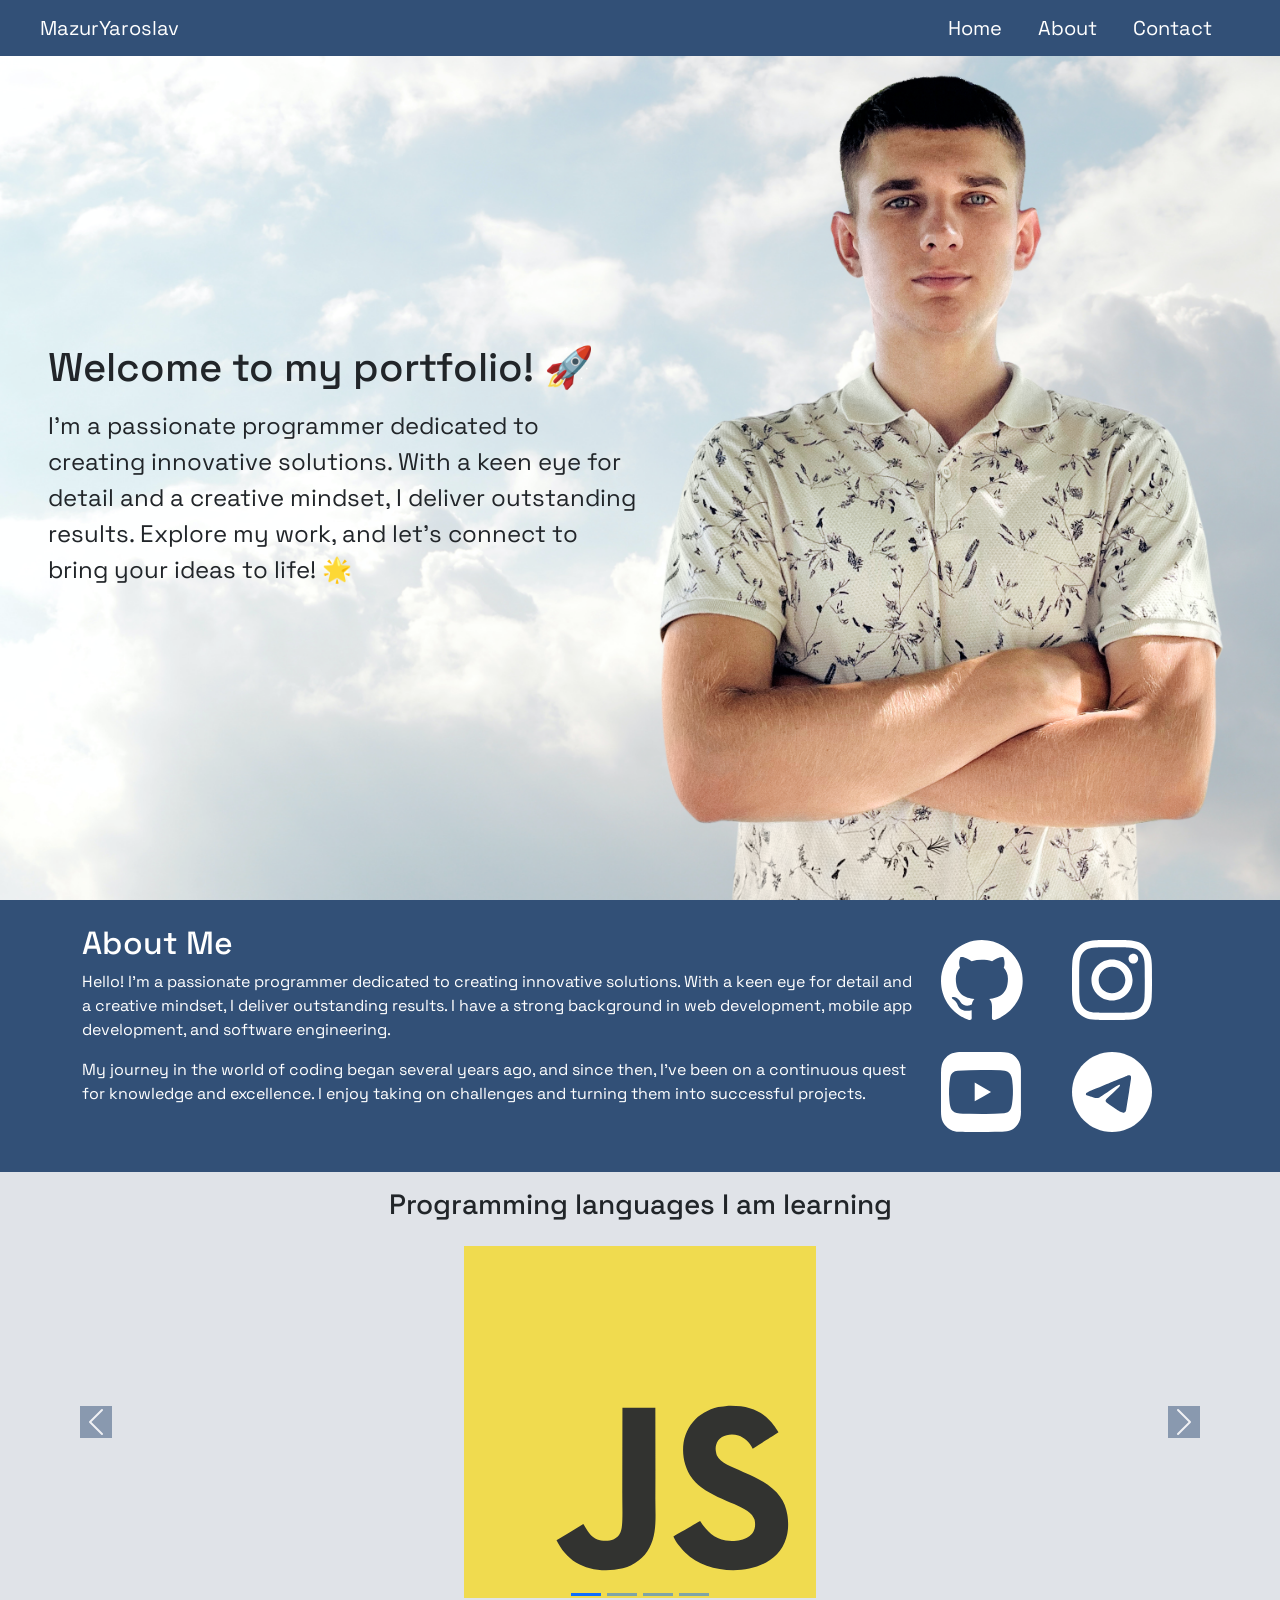
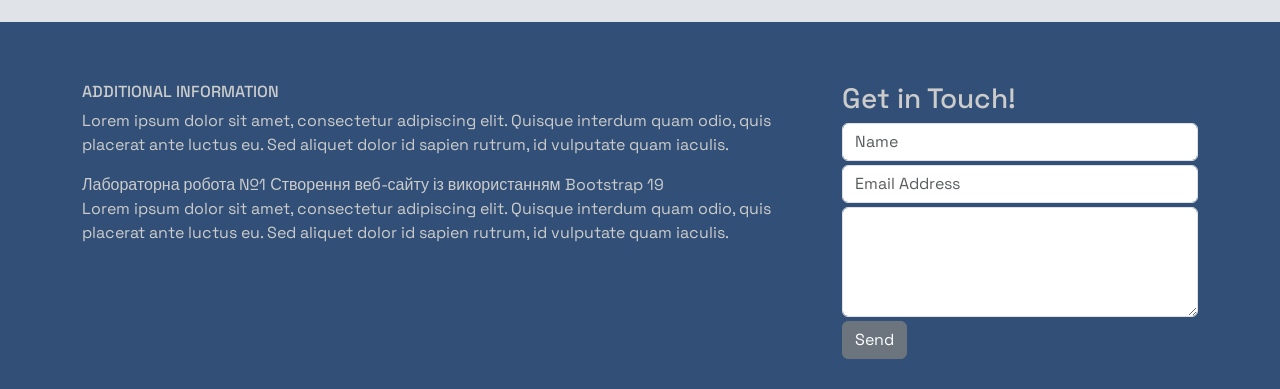
<file: lab1 portfolio/index.html>
<!DOCTYPE html>
<html lang="en">

<head>
    <title>Bootstrap Tutorial Sample Page</title>
    <meta charset="utf-8">
    <meta name="viewport" content="width=device-width, initial-scale=1">
    <link href="https://cdn.jsdelivr.net/npm/bootstrap@5.3.1/dist/css/bootstrap.min.css" rel="stylesheet">
    <link rel="stylesheet" type="text/css" href="main.css">
    <link rel="stylesheet" href="https://fonts.googleapis.com/css?family=Space+Grotesk">
</head>

<body>
    <nav class="navbar navbar-expand-md">
        <a class="navbar-brand" href="#">MazurYaroslav</a>

        <button class="navbar-toggler navbar-dark" type="button" data-toggle="collapse" data-target="#main-navigation">
            <span class="navbar-toggler-icon"></span>
        </button>
        <div class="collapse navbar-collapse" id="main-navigation">
            <ul class="navbar-nav">
                <li class="nav-item">
                    <a class="nav-link" href="#">Home</a>
                </li>
                <li class="nav-item">
                    <a class="nav-link" href="#about">About</a>
                </li>
                <li class="nav-item">
                    <a class="nav-link" href="#footer">Contact</a>
                </li>
            </ul>
        </div>
    </nav>





    <header class="page-header header">
        <div class="d-flex overlay align-items-center justify-content-around p-5 pb-0">
            <div class="text-left text">
                <h1 class="mb-3 fs-1">
                    Welcome to my portfolio! 🚀
                </h1>
                <p class="fs-4">
                    I'm a passionate programmer dedicated to creating innovative solutions. With a keen eye for detail
                    and a creative mindset, I deliver outstanding results. Explore my work, and let's connect to bring
                    your ideas to life! 🌟
                </p>
            </div>

            <div class="d-none w-50 d-lg-flex img-cont justify-content-end">
                <img src="images/photo1.png" alt="photo" class="image">
            </div>
        </div>
    </header>

    <section id="about" class="py-4">

        <div class="container">
            <div class="row text-white">
                <div class="col-md-9">
                    <h2 class="section-title">About Me</h2>
                    <p>
                        Hello! I'm a passionate programmer dedicated to creating innovative solutions. With a keen eye
                        for detail and a creative mindset, I deliver outstanding results. I have a strong background in
                        web development, mobile app development, and software engineering.
                    </p>
                    <p>
                        My journey in the world of coding began several years ago, and since then, I've been on a
                        continuous quest for knowledge and excellence. I enjoy taking on challenges and turning them
                        into successful projects.
                    </p>
                </div>
                
                <div class="col-md-3 row h-100">
                    <a href="https://github.com/YaroslavMazur" class="col-md-6 col-2 p-3">
                        <img src="images/github-mark.svg" alt="github" class="img-fluid rounded h-100">
                    </a>
                    <a href="https://github.com/YaroslavMazur" class="col-md-6 col-2 p-3">
                        <img src="images/ig.svg" alt="instagram" class="img-fluid rounded h-100">
                    </a>
                    <a href="https://www.youtube.com/" class="col-md-6 col-2 p-3">
                        <img src="images/yt.svg" alt="youtube" class="img-fluid rounded h-100">
                    </a>
                    <a href="https://github.com/YaroslavMazur" class="col-md-6 col-2 p-3">
                        <img src="images/telegram.svg" alt="telegram" class="img-fluid rounded h-100">
                    </a>
                </div>


            </div>
        </div>
    </section>

    <h3 class="pt-3 mb-0 text-center  aboutCaption">Programming languages I am learning</h3>

    <div id="demo" class="carousel slide" data-bs-ride="carousel">


        <div class="carousel-indicators">
            <button type="button" data-bs-target="#demo" data-bs-slide-to="0" class="active bg-primary"></button>
            <button type="button" data-bs-target="#demo" data-bs-slide-to="1" class="bg-primary"></button>
            <button type="button" data-bs-target="#demo" data-bs-slide-to="2" class="bg-primary"></button>
            <button type="button" data-bs-target="#demo" data-bs-slide-to="3" class="bg-primary"></button>
        </div>

        <div class="carousel-inner h-100 w-100">
            <div class="carousel-item active p-4">
                <div class="d-flex justify-content-center">
                    <img src="images/js.svg" alt="JS" class="d-block">
                </div>
            </div>
            <div class="carousel-item p-4">
                <div class="d-flex justify-content-center">
                    <img src="images/c.svg" alt="C" class="d-block">
                </div>
            </div>
            <div class="carousel-item p-4">
                <div class="d-flex justify-content-center">
                    <img src="images/cpp.svg" alt="Cpp" class="d-block ">
                </div>
            </div>
            <div class="carousel-item p-4">
                <div class="d-flex justify-content-center">
                    <img src="images/p.png" alt="Python" class="d-block">
                </div>
            </div>
        </div>  





        <button class="carousel-control-prev" type="button" data-bs-target="#demo" data-bs-slide="prev">
            <span class="carousel-control-prev-icon"></span>
        </button>
        <button class="carousel-control-next" type="button" data-bs-target="#demo" data-bs-slide="next">
            <span class="carousel-control-next-icon p-1"></span>
        </button>
    </div>



    <footer class="page-footer" id="footer">
        <div class="container">
            <div class="row">
                <div class="col-lg-8 col-md-8 col-sm-12">
                    <h6 class="text-uppercase font-weight-bold">Additional
                        Information</h6>
                    <p>Lorem ipsum dolor sit amet, consectetur adipiscing elit. Quisque
                        interdum quam odio, quis placerat ante luctus eu. Sed aliquet dolor
                        id sapien rutrum, id vulputate quam iaculis.</p>
                    Лабораторна робота №1 Створення веб-сайту із використанням Bootstrap
                    19
                    <p>Lorem ipsum dolor sit amet, consectetur adipiscing elit. Quisque
                        interdum quam odio, quis placerat ante luctus eu. Sed aliquet dolor
                        id sapien rutrum, id vulputate quam iaculis.</p>
                </div>
                <div class="col-lg-4 col-md-4 col-sm-12">
                    <h3 class="title">Get in Touch!</h3>
                    <div class="form-group">
                        <input type="text" class="form-control mb-1" placeholder="Name" name="">
                        <input type="email" class="form-control mb-1" placeholder="Email Address" name="email">
                    
                        <textarea class="form-control mb-1" rows="4"></textarea>
                        <input type="submit" class="btn btn-secondary btn-block" value="Send" name="">
                    </div>

                </div>
            </div>
    </footer>



</body>

<script src="node_modules/jquery/dist/jquery.min.js"></script>

<script src="main.js"></script>
<script src="https://cdn.jsdelivr.net/npm/bootstrap@5.3.1/dist/js/bootstrap.bundle.min.js"></script>
<script src="https://maxcdn.bootstrapcdn.com/bootstrap/4.5.2/js/bootstrap.min.js"></script>

</html>
</file>
<file: lab1 portfolio/main.css>
body {
    padding: 0;
    margin: 0;
    background: #f2f6e9;
    font-family: "Space Grotesk", "Helvetica";
}

:root {
    --color-main: #325077;
}

/*--- navigation bar ---*/
.navbar {
    top: 0;
    left: 0;
    position: fixed;
    background: var(--color-main);
    padding: 5px 40px;
    z-index: 1000;
    width: 100%;
}

.nav-link,
.navbar-brand {
    color: #fff;
    cursor: pointer;
    font-size: 20px;
}

.nav-link {
    margin-right: 1em !important;
}

.nav-link:hover {
    color: #000;
}

.navbar-collapse {
    justify-content: flex-end;
}

/*---header---*/

.header {

    background-image: url('images/back.jpg');
    background-size: cover;
    background-position: center;
    position: relative;
    background-repeat: repeat;

}

/*overlay*/

.overlay {
    padding: 0;
    margin-bottom: 0;
    justify-content: space-between;

    height: 100%;
    width: 100%;
    left: 0;
    top: 0;
    background-color: rgb(255, 255, 255, 0.1);

}

.img-cont {
    height: 100%;
}


.page-footer {
    background-color: #222;
    color: #ccc;
    padding: 60px 0 30px;
}

.footer-copyright {
    color: #666;
    padding: 40px 0;
}

/*карусель
*/

#demo {
    height: 400px;
    width: 100%;
}

.carousel-item {
    background-color: rgb(224, 227, 232);
    height: 100%;

}

.carousel-item * {
    height: 100%;
}

.page-footer {
    background-color: var(--color-main);
}

#about {
    background-color: var(--color-main);
}

#about img {
    max-height: 80px;
}

.carousel-control-prev-icon,
.carousel-control-next-icon {
    background-color: var(--color-main);
}

.aboutCaption {
    background-color: rgb(224, 227, 232);
    ;
}

.features .form-control,
.features input {
    border-radius: 0;
}

.features .btn {
    background-color: #589b37;
    border: 1px solid #589b37;
    color: #fff;
    margin-top: 20px;
}

.features .btn:hover {
    background-color: #333;
    border: 1px solid #333;
}
</file>
